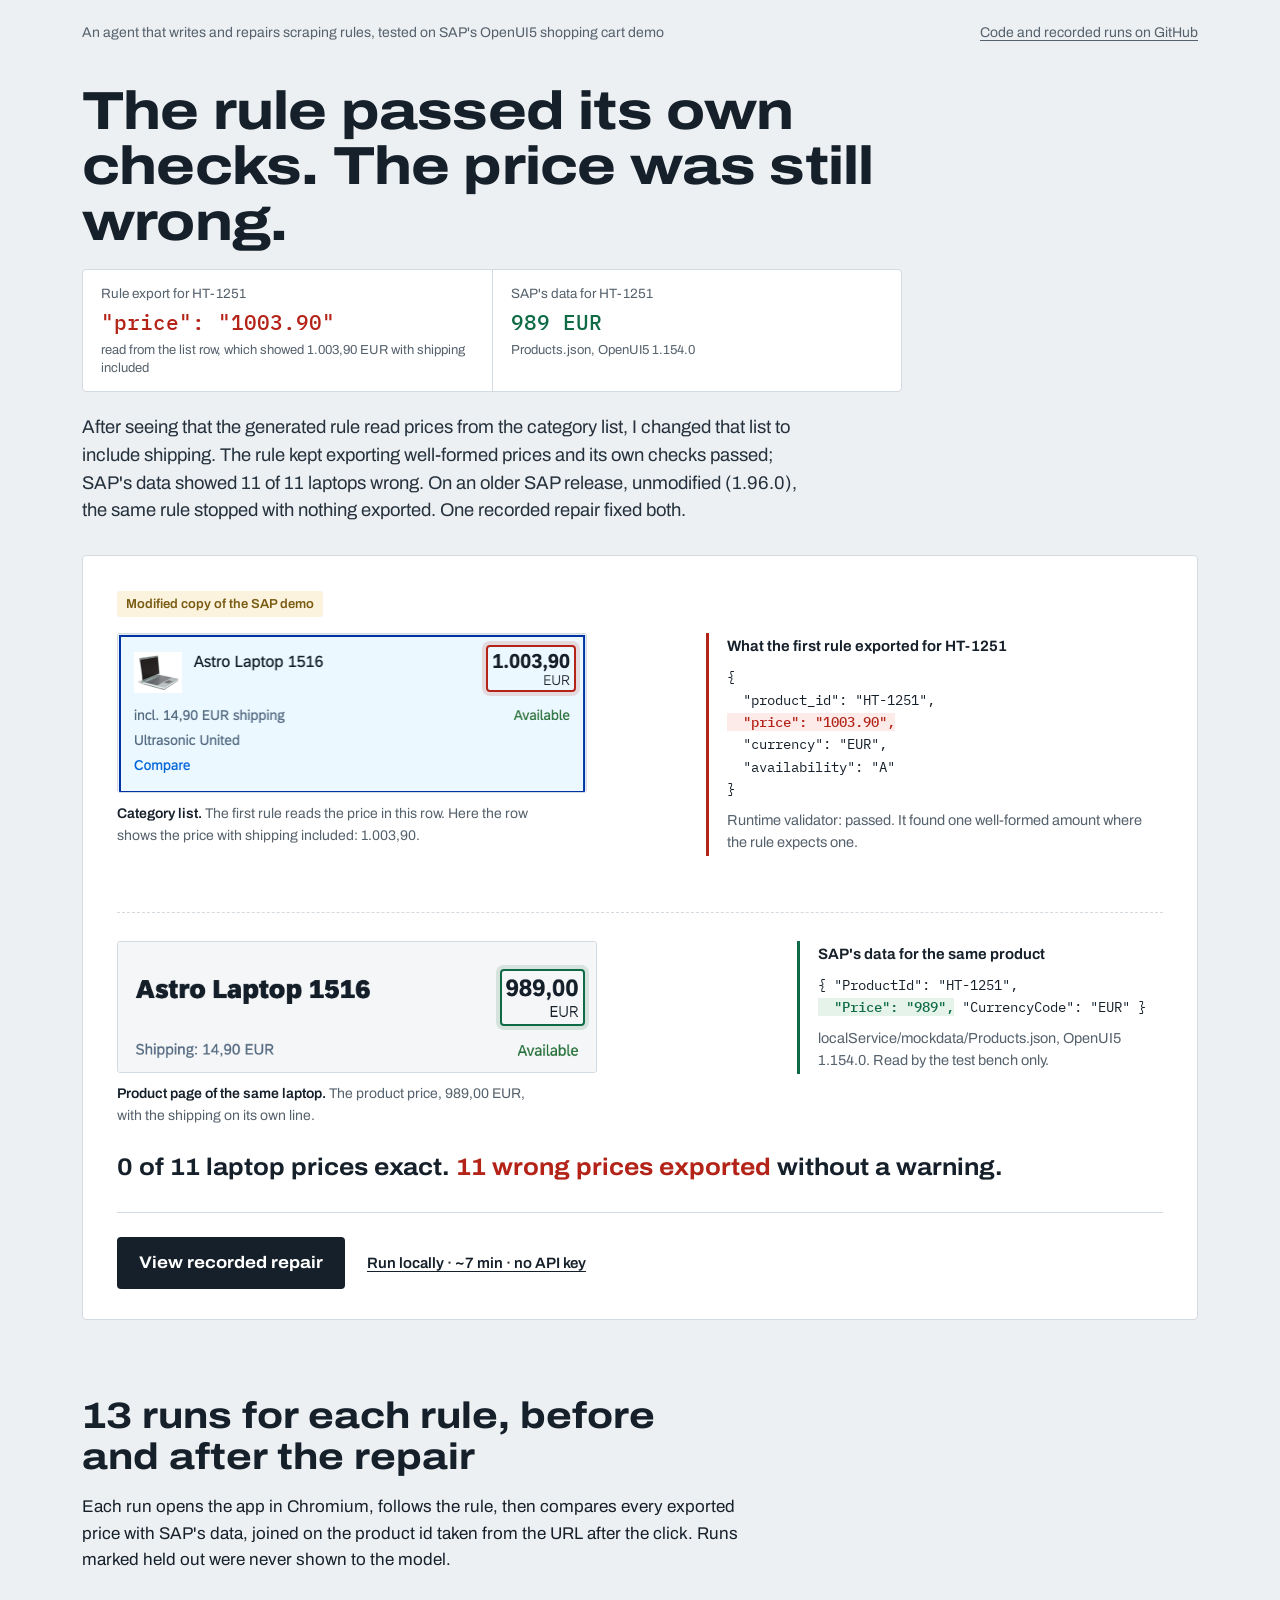
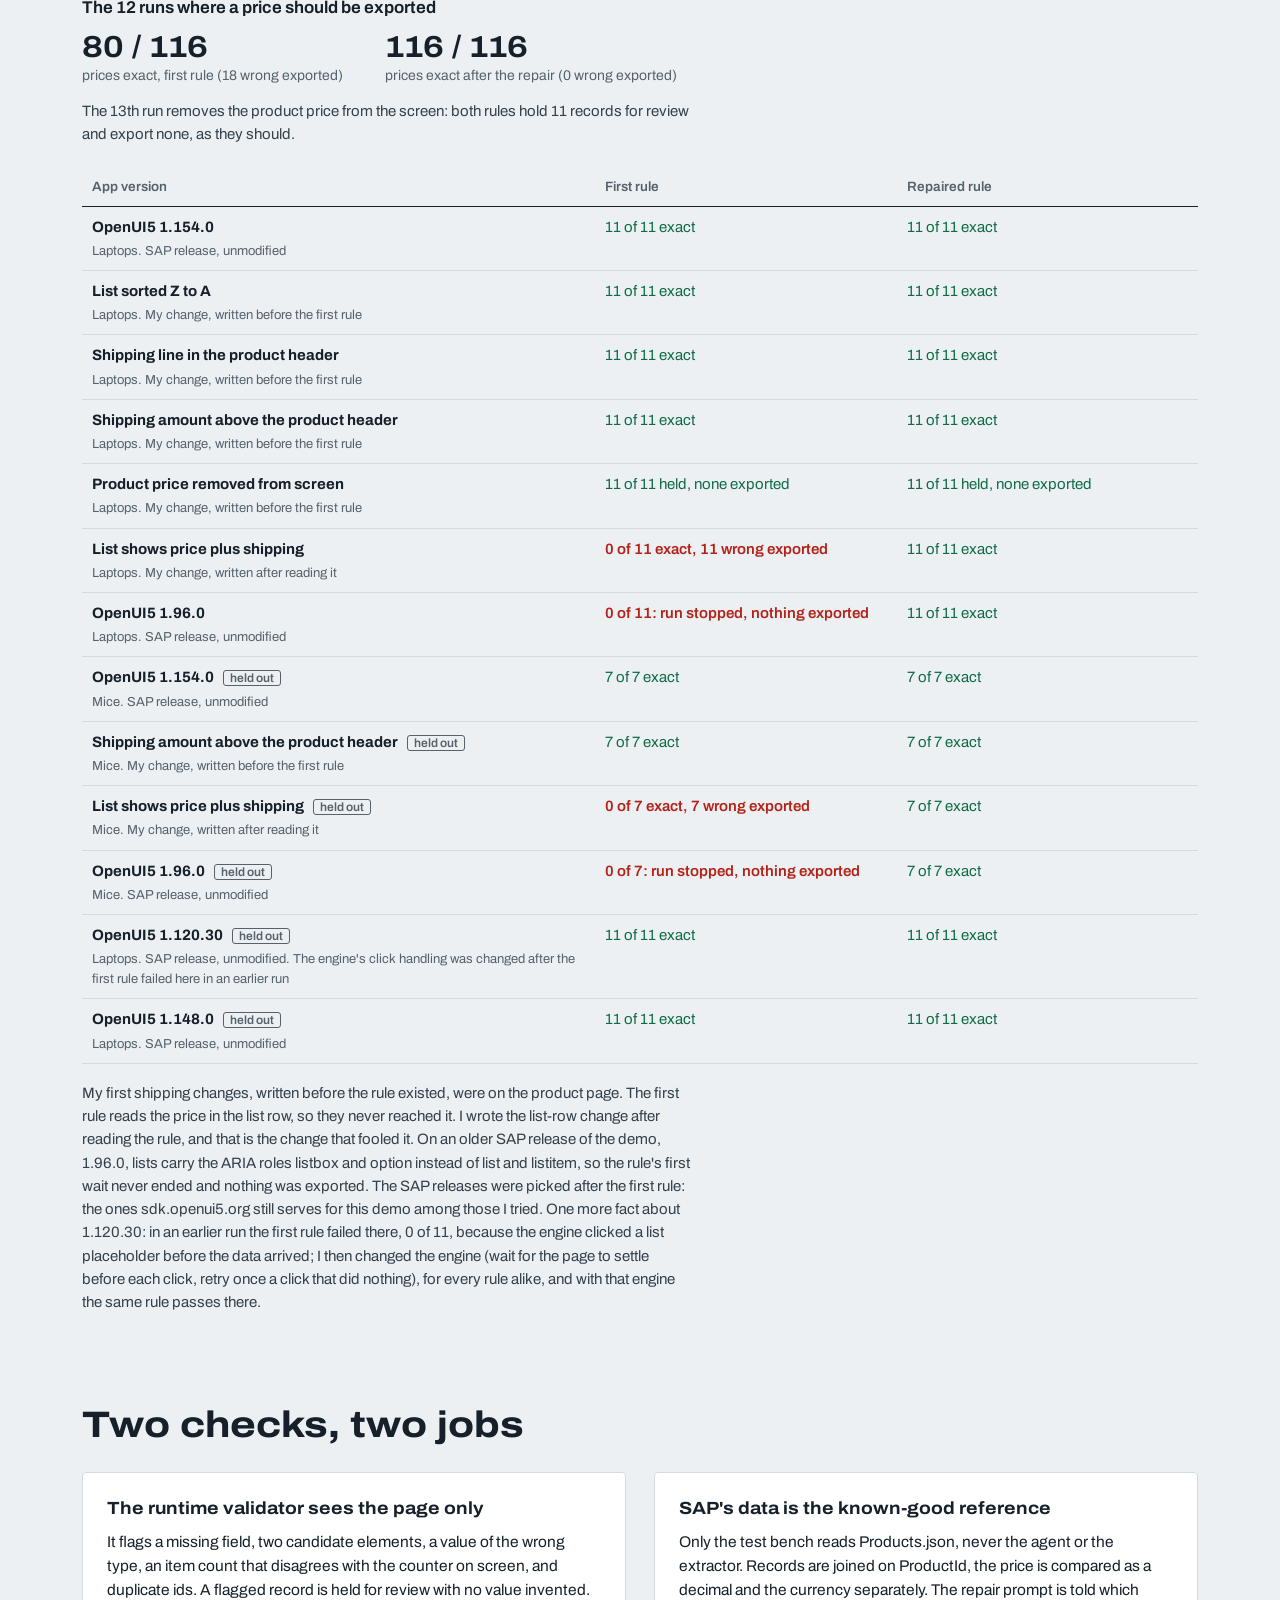
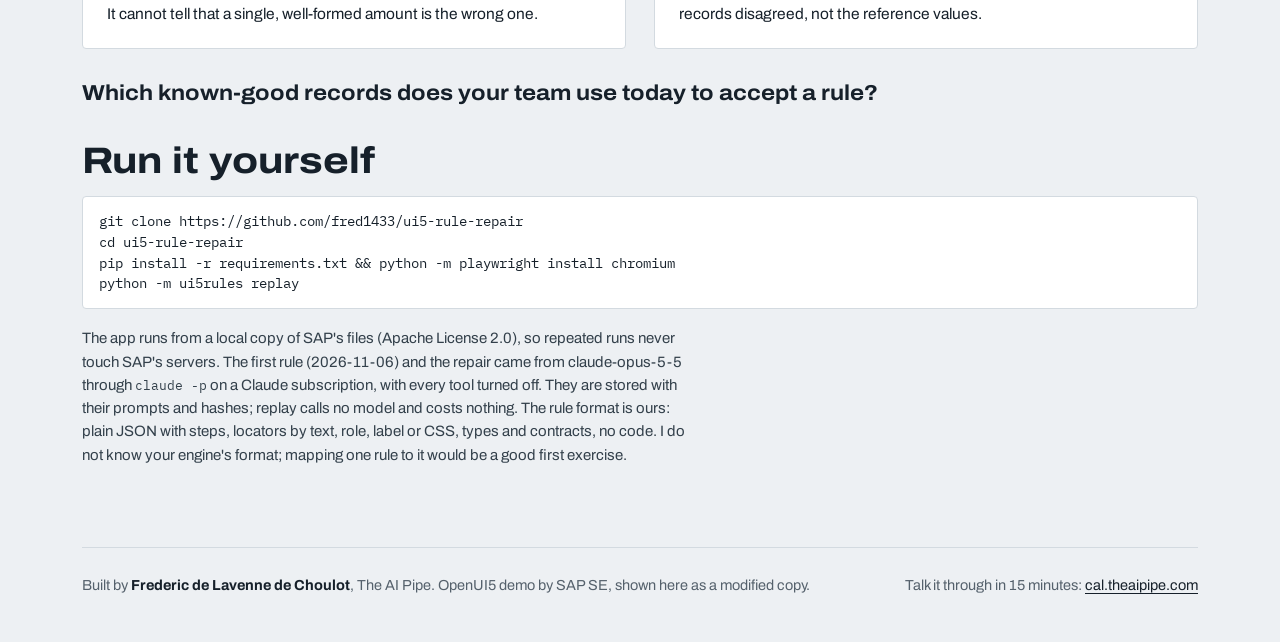
<file: site/index.html>
<!DOCTYPE html>
<html lang="en">
<head>
<meta charset="utf-8">
<meta name="viewport" content="width=device-width, initial-scale=1">
<meta name="robots" content="noindex, nofollow">
<title>A generated scraping rule, checked against SAP's data</title>
<link rel="icon" href="favicon.svg" type="image/svg+xml">
<link rel="icon" href="favicon.png" type="image/png">
<link rel="preconnect" href="https://fonts.googleapis.com">
<link rel="preconnect" href="https://fonts.gstatic.com" crossorigin>
<link href="https://fonts.googleapis.com/css2?family=Archivo:wdth,wght@62..125,400..800&family=IBM+Plex+Mono:wght@400;500&display=swap" rel="stylesheet">
<style>
:root{
  --paper:#EDF0F3; --sheet:#FFFFFF; --ink:#16202A; --graphite:#55616C; --hair:#D3DAE0;
  --wrong:#B42318; --wrong-wash:#FCEBE9; --right:#0F6B45; --right-wash:#E5F3EB; --held:#7A5B12; --held-wash:#FBF3DE;
  --sans:"Archivo",system-ui,sans-serif; --mono:"IBM Plex Mono",ui-monospace,monospace;
}
*{box-sizing:border-box}
html{background:var(--paper)}
body{margin:0;color:var(--ink);font-family:var(--sans);font-size:17px;line-height:1.55;font-stretch:100%}
a{color:var(--ink);text-decoration-thickness:1px;text-underline-offset:3px}
a:focus-visible,button:focus-visible{outline:3px solid #2F6FEB;outline-offset:3px}
.wrap{max-width:1180px;margin:0 auto;padding:0 32px}
.strip{display:flex;justify-content:space-between;gap:16px;padding:22px 0 0;font-size:14px;color:var(--graphite)}
.strip a{color:var(--graphite)}
h1{font-stretch:118%;font-weight:760;font-size:clamp(1.85rem,4.2vw,3.35rem);line-height:1.04;letter-spacing:-.015em;margin:40px 0 18px;max-width:21ch}
.vs{display:grid;grid-template-columns:1fr 1fr;gap:0;max-width:820px;margin:0 0 22px;border:1px solid var(--hair);border-radius:4px;background:var(--sheet)}
.vs > div{padding:14px 18px}
.vs > div + div{border-left:1px solid var(--hair)}
.vs .k{display:block;font-size:13.5px;color:var(--graphite)}
.vs .v{display:block;font-family:var(--mono);font-size:1.3rem;font-weight:500;margin:2px 0}
.vs-bad .v{color:var(--wrong)}
.vs-good .v{color:var(--right)}
.vs .s{display:block;font-size:13px;color:var(--graphite);line-height:1.4}
.lede{font-size:1.15rem;line-height:1.5;max-width:66ch;margin:0 0 30px;color:#25313C}
.lede strong{font-weight:650}

/* the exhibit */
.exhibit{background:var(--sheet);border:1px solid var(--hair);border-radius:4px;padding:34px 34px 30px;position:relative}
.ex-grid{display:grid;grid-template-columns:minmax(0,1.2fr) minmax(0,1fr);gap:40px;align-items:start}
.ex-grid.second{grid-template-columns:minmax(0,1.75fr) minmax(0,1fr);margin-top:30px;padding-top:28px;border-top:1px dashed var(--hair)}
.verdict{margin-top:26px!important}
.caption{font-size:14px;color:var(--graphite);margin:10px 0 0;max-width:52ch}
.caption b{color:var(--ink);font-weight:600}
.copy-note{display:inline-block;font-size:13px;font-weight:600;color:var(--held);background:var(--held-wash);padding:3px 9px;border-radius:3px;margin:0 0 16px}
.shot{position:relative;border:1px solid var(--hair);border-radius:3px;overflow:hidden;background:#F5F6F7}
.shot img{display:block;width:100%;height:auto}
.box{position:absolute;border:2.5px solid;border-radius:4px;pointer-events:none}
.box.read{border-color:var(--wrong);box-shadow:0 0 0 4px rgba(180,35,24,.14)}
.box.truth{border-color:var(--right);box-shadow:0 0 0 4px rgba(15,107,69,.14)}
.shot.row{max-width:470px}
.shot.hdr{max-width:480px}
.flag{position:absolute;font-size:12.5px;font-weight:650;padding:2px 8px;border-radius:3px;white-space:nowrap;color:#fff}
.flag.read{background:var(--wrong)}
.flag.truth{background:var(--right)}

.rec{border-left:3px solid var(--hair);padding:2px 0 2px 18px;margin:0 0 26px}
.rec h2{font-size:15px;font-weight:650;margin:0 0 8px;letter-spacing:0}
.rec pre{font-family:var(--mono);font-size:14px;line-height:1.6;margin:0;white-space:pre-wrap}
.rec.bad{border-color:var(--wrong)}
.rec.good{border-color:var(--right)}
.hl-bad{background:var(--wrong-wash);color:var(--wrong);font-weight:500}
.hl-good{background:var(--right-wash);color:var(--right);font-weight:500}
.rec p{margin:8px 0 0;font-size:14.5px;color:var(--graphite)}
.verdict{font-stretch:108%;font-size:1.5rem;line-height:1.25;font-weight:700;margin:4px 0 0}
.verdict .n{color:var(--wrong)}
.act{display:flex;gap:22px;align-items:center;flex-wrap:wrap;margin-top:30px;padding-top:24px;border-top:1px solid var(--hair)}
button.replay{font:inherit;font-stretch:110%;font-weight:700;font-size:1.05rem;background:var(--ink);color:#fff;border:0;border-radius:4px;padding:13px 22px;cursor:pointer}
button.replay:hover{background:#26333F}
button.replay[aria-expanded=true]{background:var(--right)}
.runlink{font-weight:600;font-size:15px}
.gist{margin:22px 0 4px;padding:16px 20px;background:#F7F8FA;border:1px solid var(--hair);border-radius:4px;display:flex;flex-wrap:wrap;gap:10px 36px;align-items:baseline}
.gist code{font-family:var(--mono);font-size:1.15rem;font-weight:500}
.gist .sc{font-stretch:110%;font-weight:700;font-size:1.3rem}
.gist .sc .a{color:var(--wrong)}
.gist .sc .b{color:var(--right)}
.gist .l{display:block;font-size:13px;color:var(--graphite);font-weight:400;font-stretch:100%}
details.full summary{cursor:pointer;font-weight:600;font-size:14.5px;margin-top:8px}
.why{max-width:72ch}

/* replay */
#replay{margin-top:8px}
#replay[hidden]{display:none}
.round-h{font-size:14px;color:var(--graphite);margin:28px 0 6px}
.steps{list-style:none;counter-reset:s;margin:0;padding:0}
.step{counter-increment:s;position:relative;padding:18px 0 18px 54px;border-top:1px solid var(--hair)}
.step::before{content:counter(s);position:absolute;left:0;top:16px;width:34px;height:34px;border-radius:50%;border:1.5px solid var(--ink);display:grid;place-items:center;font-weight:700;font-stretch:110%}
.step h3{font-size:1.15rem;font-stretch:110%;margin:4px 0 6px}
.step p{margin:0 0 8px;max-width:70ch}
.fails{margin:6px 0 10px;padding-left:20px}
.fails li{margin:3px 0}
.hash{font-size:14px;color:var(--graphite)}
.hash code{font-family:var(--mono);font-size:12.5px;word-break:break-all;color:var(--ink)}
pre.diff{font-family:var(--mono);font-size:13px;line-height:1.55;background:#F7F8FA;border:1px solid var(--hair);border-radius:3px;padding:12px 0;overflow-x:auto;margin:6px 0 0}
pre.diff span{display:block;padding:0 14px;white-space:pre}
.d-del{background:var(--wrong-wash);color:#8A1C12}
.d-add{background:var(--right-wash);color:#0B5536}
.d-ctx{color:#5E6A74}
.d-gap{color:#9AA4AD}
.anim .step{opacity:0;transform:translateY(6px);transition:opacity .35s ease,transform .35s ease}
.anim .step.on{opacity:1;transform:none}
table{border-collapse:collapse;width:100%;font-size:15px}
th{font-weight:600;text-align:left;font-size:13.5px;color:var(--graphite);padding:8px 10px;border-bottom:1.5px solid var(--ink)}
td{padding:9px 10px;border-bottom:1px solid var(--hair);vertical-align:top}
td.num,th.num{text-align:right;font-variant-numeric:tabular-nums;white-space:nowrap}
td.was{color:var(--wrong);text-decoration:line-through;text-decoration-thickness:1px}
.pid{display:block;font-size:12.5px;color:var(--graphite)}
.mark{font-weight:650}
.mark.ok{color:var(--right)}
.mark.bad{color:var(--wrong)}
.tblwrap{overflow-x:auto;max-width:100%}
.step{min-width:0}
.final{font-stretch:108%;font-weight:700;font-size:1.25rem;margin:14px 0 0}
.final .g{color:var(--right)}

section.more{padding:76px 0 0}
section.more h2{font-stretch:115%;font-weight:740;font-size:clamp(1.6rem,3vw,2.3rem);line-height:1.1;margin:0 0 14px;max-width:24ch}
section.more > p,.intro{max-width:68ch}
.board td:nth-child(2),.board td:nth-child(3){width:27%}
.sub{display:block;font-size:13px;color:var(--graphite);margin-top:2px}
.tag{font-size:12px;font-weight:600;border:1px solid var(--graphite);color:var(--graphite);border-radius:3px;padding:0 6px;margin-left:6px;white-space:nowrap}
.c-ok{color:var(--right)}
.c-bad{color:var(--wrong);font-weight:600}
.c-held{color:var(--held)}
.tot-h{font-weight:650;margin:22px 0 0}
.tot-13{font-size:15px;color:#33404B;margin:0 0 22px}
.totals{display:flex;gap:42px;flex-wrap:wrap;margin:8px 0 14px}
.totals div{font-size:14px;color:var(--graphite)}
.totals b{display:block;font-stretch:112%;font-size:1.9rem;line-height:1.15;color:var(--ink)}
.note{font-size:15px;color:#33404B;max-width:72ch;margin-top:18px}
.two{display:grid;grid-template-columns:1fr 1fr;gap:28px;margin:26px 0 30px}
.two > div{background:var(--sheet);border:1px solid var(--hair);border-radius:4px;padding:22px 24px}
.two h3{font-size:1.1rem;font-stretch:110%;margin:0 0 8px}
.two p{margin:0;font-size:15.5px}
.ask{font-stretch:110%;font-weight:700;font-size:1.35rem;line-height:1.3;max-width:40ch;margin:10px 0 34px}
.note code{font-family:var(--mono);font-size:.88em}
.cmd{font-family:var(--mono);font-size:13.5px;background:var(--sheet);border:1px solid var(--hair);border-radius:4px;padding:14px 16px;overflow-x:auto;white-space:pre;margin:10px 0 14px}
.refused{color:var(--wrong);font-weight:600}
footer{margin:80px 0 0;padding:26px 0 46px;border-top:1px solid var(--hair);display:flex;justify-content:space-between;gap:20px;flex-wrap:wrap;font-size:14.5px;color:var(--graphite)}
footer strong{color:var(--ink)}
@media (max-width:860px){
  .wrap{padding:0 18px}
  .exhibit{padding:22px 18px}
  .ex-grid,.ex-grid.second,.two{grid-template-columns:1fr;gap:26px}
  h1{margin-top:36px}
  .step{padding-left:46px}
  .strip{flex-direction:column;gap:4px}
  .board td:nth-child(2),.board td:nth-child(3){width:auto}
}
@media (max-width:560px){td,th{padding:8px 5px;font-size:13.5px}.pid{font-size:11.5px}.step{padding-left:0}.step::before{position:static;margin-bottom:8px}#replay .was,#replay .was-h{display:none}.vs{grid-template-columns:1fr}.vs > div + div{border-left:0;border-top:1px solid var(--hair)}.vs .v{font-size:1.1rem}.vs > div{padding:10px 14px}pre.diff span{white-space:pre-wrap;word-break:break-all}.lede{font-size:1.02rem}h1{margin-top:22px}}
@media (prefers-reduced-motion:reduce){.anim .step{transition:none}}
</style>
</head>
<body>
<div class="wrap">
  <div class="strip">
    <span>An agent that writes and repairs scraping rules, tested on SAP's OpenUI5 shopping cart demo</span>
    <a href="https://github.com/fred1433/ui5-rule-repair">Code and recorded runs on GitHub</a>
  </div>

  <h1>The rule passed its own checks. The price was still wrong.</h1>
  <div class="vs">
    <div class="vs-bad"><span class="k">Rule export for HT-1251</span><span class="v">"price": "1003.90"</span><span class="s">read from the list row, which showed 1.003,90 EUR with shipping included</span></div>
    <div class="vs-good"><span class="k">SAP's data for HT-1251</span><span class="v">989 EUR</span><span class="s">Products.json, OpenUI5 1.154.0</span></div>
  </div>
  <p class="lede">After seeing that the generated rule read prices from the category list, I changed that list to include shipping. The rule kept exporting well-formed prices and its own checks passed; SAP's data showed 11 of 11 laptops wrong. On an older SAP release, unmodified (1.96.0), the same rule stopped with nothing exported. One recorded repair fixed both.</p>

  <div class="exhibit" id="exhibit">
    <span class="copy-note">Modified copy of the SAP demo</span>
    <div class="ex-grid">
      <div>
        <div class="shot row" style="aspect-ratio:469/160">
          <img src="img/row.png" alt="List row of the modified demo: Astro Laptop 1516, 1.003,90 EUR, incl. 14,90 EUR shipping, Available" width="469" height="160">
          <span class="box read" style="left:calc(79.98% - 6px);top:calc(10.00% - 5px);width:calc(16.61% + 12px);height:calc(23.75% + 10px)"></span>
        </div>
        <p class="caption"><b>Category list.</b> The first rule reads the price in this row. Here the row shows the price with shipping included: 1.003,90.</p>
      </div>
      <div class="rec bad">
        <h2>What the first rule exported for HT-1251</h2>
<pre>{
  "product_id": "HT-1251",
<span class="hl-bad">  "price": "1003.90",</span>
  "currency": "EUR",
  "availability": "A"
}</pre>
        <p>Runtime validator: passed. It found one well-formed amount where the rule expects one.</p>
      </div>
    </div>
    <div class="ex-grid second">
      <div>
        <div class="shot hdr" style="aspect-ratio:440/121.3125">
          <img src="img/header.png" alt="Product page of the same laptop: price 989,00 EUR, Shipping: 14,90 EUR" width="440" height="121.3125">
          <span class="box truth" style="left:calc(81.07% - 6px);top:calc(24.73% - 5px);width:calc(15.30% + 12px);height:calc(36.27% + 10px)"></span>
        </div>
        <p class="caption"><b>Product page of the same laptop.</b> The product price, 989,00 EUR, with the shipping on its own line.</p>
      </div>
      <div class="rec good">
        <h2>SAP's data for the same product</h2>
<pre>{ "ProductId": "HT-1251",
<span class="hl-good">  "Price": "989",</span> "CurrencyCode": "EUR" }</pre>
        <p>localService/mockdata/Products.json, OpenUI5 1.154.0. Read by the test bench only.</p>
      </div>
    </div>
    <p class="verdict">0 of 11 laptop prices exact. <span class="n">11 wrong prices exported</span> without a warning.</p>
    <div class="act">
      <button class="replay" id="replayBtn" aria-expanded="false" aria-controls="replay">View recorded repair</button>
      <a class="runlink" href="#run">Run locally · ~7 min · no API key</a>
    </div>
    <div id="replay" hidden>
      <div class="gist"><div><span class="l">What the repair changed</span><code>price.from: item → detail</code></div><div class="sc"><span class="l">Laptops, list showing price plus shipping</span><span class="a">0/11</span> → <span class="b">11/11</span> prices exact</div></div>
      
      <div class="round">
        <p class="round-h">Repair 1, recorded 2026-11-06</p>
        <ol class="steps">
          <li class="step">
            <h3>Failure report</h3>
            <p>Built from the runs the model may see (7 of the 13 scenarios). It holds what the page showed and which records disagreed with SAP's data, never SAP's prices.</p>
            <ul class="fails"><li><strong>List shows price plus shipping</strong>: 11 of 11 records exported with a wrong value; runtime validator status: pass</li><li><strong>OpenUI5 1.96.0</strong>: run stopped: navigation (timeout waiting for {&#x27;css&#x27;: &#x27;#container-cart---homeView--categoryList ul[role=list]&#x27;})</li></ul>
            <p class="hash">SHA-256 <code>d313e95644b858e03bdf9ffae28b04d26e74b2567e034c69647b2eaa2df021ae</code><br>Replay rebuilds this report from a fresh run and refuses the recorded repair if one character differs.</p>
          </li>
          <li class="step">
            <h3>What the repair changed in the rule</h3>
            <p class="why">Two changes. The rule now reads price, currency and availability on the product page instead of the list row. And it finds list items by their UI5 CSS class (<code>li.sapMLIB</code>) instead of the ARIA role <code>listitem</code>, which 1.96.0 does not use; that holds on the four releases tested but ties the rule to UI5's internal class names.</p>
            <details class="full"><summary>Full diff of the rule (19 lines changed)</summary><pre class="diff"><span class="d-ctx">        &quot;target&quot;: {</span><span class="d-del">-         &quot;css&quot;: &quot;#container-cart---homeView--categoryList ul[role=list]&quot;</span><span class="d-add">+         &quot;css&quot;: &quot;#container-cart---homeView--categoryList li.sapMLIB&quot;,</span><span class="d-add">+         &quot;pick&quot;: &quot;first&quot;</span><span class="d-ctx">        }</span><span class="d-gap">  ...</span><span class="d-ctx">          &quot;within&quot;: {</span><span class="d-del">-           &quot;role&quot;: &quot;listitem&quot;,</span><span class="d-add">+           &quot;css&quot;: &quot;li.sapMLIB&quot;,</span><span class="d-ctx">            &quot;has_text&quot;: &quot;{category}&quot;,</span><span class="d-gap">  ...</span><span class="d-ctx">      &quot;detail_ready&quot;: {</span><span class="d-del">-       &quot;css&quot;: &quot;#container-cart---product--page .sapMOHTitle&quot;</span><span class="d-add">+       &quot;css&quot;: &quot;#container-cart---product--page .sapMOHNumberDiv .sapMObjectNumberText&quot;</span><span class="d-ctx">      }</span><span class="d-gap">  ...</span><span class="d-ctx">      &quot;price&quot;: {</span><span class="d-del">-       &quot;from&quot;: &quot;item&quot;,</span><span class="d-add">+       &quot;from&quot;: &quot;detail&quot;,</span><span class="d-ctx">        &quot;locator&quot;: {</span><span class="d-del">-         &quot;css&quot;: &quot;.sapMObjectNumber .sapMObjectNumberText&quot;</span><span class="d-add">+         &quot;css&quot;: &quot;#container-cart---product--page .sapMOHNumberDiv .sapMObjectNumber .sapMObjectNumberText&quot;</span><span class="d-ctx">        },</span><span class="d-gap">  ...</span><span class="d-ctx">      &quot;currency&quot;: {</span><span class="d-del">-       &quot;from&quot;: &quot;item&quot;,</span><span class="d-add">+       &quot;from&quot;: &quot;detail&quot;,</span><span class="d-ctx">        &quot;locator&quot;: {</span><span class="d-del">-         &quot;css&quot;: &quot;.sapMObjectNumber .sapMObjectNumberUnit&quot;</span><span class="d-add">+         &quot;css&quot;: &quot;#container-cart---product--page .sapMOHNumberDiv .sapMObjectNumber .sapMObjectNumberUnit&quot;</span><span class="d-ctx">        },</span><span class="d-gap">  ...</span><span class="d-ctx">      &quot;availability&quot;: {</span><span class="d-del">-       &quot;from&quot;: &quot;item&quot;,</span><span class="d-add">+       &quot;from&quot;: &quot;detail&quot;,</span><span class="d-ctx">        &quot;locator&quot;: {</span><span class="d-del">-         &quot;css&quot;: &quot;.sapMObjStatus .sapMObjStatusText&quot;</span><span class="d-add">+         &quot;css&quot;: &quot;#container-cart---product--page .sapMOHStatus .sapMObjStatus .sapMObjStatusText&quot;</span><span class="d-ctx">        },</span></pre></details>
          </li>
        </ol>
      </div>
      <ol class="steps" start="3" style="counter-reset:s 2">
        <li class="step">
          <h3>New extraction, compared with SAP's data</h3>
          <div class="tblwrap">
          <table>
            <thead><tr><th>Laptop</th><th class="num was-h">First rule</th><th class="num">Repaired rule</th><th class="num">SAP price</th><th></th></tr></thead>
            <tbody>
<tr><td>Notebook Basic 15<span class='pid'>HT-1000</span></td><td class='num was'>970,90</td><td class='num'>956,00</td><td class='num'>956,00</td><td class='mark ok'>match</td></tr>
<tr><td>Notebook Basic 17<span class='pid'>HT-1001</span></td><td class='num was'>1.263,90</td><td class='num'>1.249,00</td><td class='num'>1.249,00</td><td class='mark ok'>match</td></tr>
<tr><td>Notebook Basic 18<span class='pid'>HT-1002</span></td><td class='num was'>1.584,90</td><td class='num'>1.570,00</td><td class='num'>1.570,00</td><td class='mark ok'>match</td></tr>
<tr><td>Notebook Basic 19<span class='pid'>HT-1003</span></td><td class='num was'>1.664,90</td><td class='num'>1.650,00</td><td class='num'>1.650,00</td><td class='mark ok'>match</td></tr>
<tr><td>Notebook Professional 17<span class='pid'>HT-1011</span></td><td class='num was'>2.313,90</td><td class='num'>2.299,00</td><td class='num'>2.299,00</td><td class='mark ok'>match</td></tr>
<tr><td>Astro Laptop 1516<span class='pid'>HT-1251</span></td><td class='num was'>1.003,90</td><td class='num'>989,00</td><td class='num'>989,00</td><td class='mark ok'>match</td></tr>
<tr><td>Benda Laptop 1408<span class='pid'>HT-1253</span></td><td class='num was'>990,90</td><td class='num'>976,00</td><td class='num'>976,00</td><td class='mark ok'>match</td></tr>
<tr><td>ITelO FlexTop I4000<span class='pid'>HT-8000</span></td><td class='num was'>813,90</td><td class='num'>799,00</td><td class='num'>799,00</td><td class='mark ok'>match</td></tr>
<tr><td>ITelO FlexTop I6300c<span class='pid'>HT-8001</span></td><td class='num was'>813,90</td><td class='num'>799,00</td><td class='num'>799,00</td><td class='mark ok'>match</td></tr>
<tr><td>ITelO FlexTop I9100<span class='pid'>HT-8002</span></td><td class='num was'>1.208,90</td><td class='num'>1.199,00</td><td class='num'>1.199,00</td><td class='mark ok'>match</td></tr>
<tr><td>ITelO FlexTop I9800<span class='pid'>HT-8003</span></td><td class='num was'>1.397,90</td><td class='num'>1.388,00</td><td class='num'>1.388,00</td><td class='mark ok'>match</td></tr>
            </tbody>
          </table>
          </div>
          <p class="final"><span class="g">11 of 11 prices exact</span>, 0 wrong exported.</p>
        </li>
      </ol>
    </div>
  </div>

  <section class="more">
    <h2>13 runs for each rule, before and after the repair</h2>
    <p class="intro">Each run opens the app in Chromium, follows the rule, then compares every exported price with SAP's data, joined on the product id taken from the URL after the click. Runs marked held out were never shown to the model.</p>
    <p class="tot-h">The 12 runs where a price should be exported</p>
    <div class="totals">
      <div><b>80 / 116</b>prices exact, first rule (18 wrong exported)</div>
      <div><b>116 / 116</b>prices exact after the repair (0 wrong exported)</div>
    </div>
    <p class="tot-13">The 13th run removes the product price from the screen: both rules hold 11 records for review and export none, as they should.</p>
    
    <div class="tblwrap">
    <table class="board">
      <thead><tr><th>App version</th><th>First rule</th><th>Repaired rule</th></tr></thead>
      <tbody>
<tr><td><strong>OpenUI5 1.154.0</strong><span class='sub'>Laptops. SAP release, unmodified</span></td><td class='c-ok'>11 of 11 exact</td><td class='c-ok'>11 of 11 exact</td></tr>
<tr><td><strong>List sorted Z to A</strong><span class='sub'>Laptops. My change, written before the first rule</span></td><td class='c-ok'>11 of 11 exact</td><td class='c-ok'>11 of 11 exact</td></tr>
<tr><td><strong>Shipping line in the product header</strong><span class='sub'>Laptops. My change, written before the first rule</span></td><td class='c-ok'>11 of 11 exact</td><td class='c-ok'>11 of 11 exact</td></tr>
<tr><td><strong>Shipping amount above the product header</strong><span class='sub'>Laptops. My change, written before the first rule</span></td><td class='c-ok'>11 of 11 exact</td><td class='c-ok'>11 of 11 exact</td></tr>
<tr><td><strong>Product price removed from screen</strong><span class='sub'>Laptops. My change, written before the first rule</span></td><td class='c-ok'>11 of 11 held, none exported</td><td class='c-ok'>11 of 11 held, none exported</td></tr>
<tr><td><strong>List shows price plus shipping</strong><span class='sub'>Laptops. My change, written after reading it</span></td><td class='c-bad'>0 of 11 exact, 11 wrong exported</td><td class='c-ok'>11 of 11 exact</td></tr>
<tr><td><strong>OpenUI5 1.96.0</strong><span class='sub'>Laptops. SAP release, unmodified</span></td><td class='c-bad'>0 of 11: run stopped, nothing exported</td><td class='c-ok'>11 of 11 exact</td></tr>
<tr><td><strong>OpenUI5 1.154.0</strong> <span class='tag'>held out</span><span class='sub'>Mice. SAP release, unmodified</span></td><td class='c-ok'>7 of 7 exact</td><td class='c-ok'>7 of 7 exact</td></tr>
<tr><td><strong>Shipping amount above the product header</strong> <span class='tag'>held out</span><span class='sub'>Mice. My change, written before the first rule</span></td><td class='c-ok'>7 of 7 exact</td><td class='c-ok'>7 of 7 exact</td></tr>
<tr><td><strong>List shows price plus shipping</strong> <span class='tag'>held out</span><span class='sub'>Mice. My change, written after reading it</span></td><td class='c-bad'>0 of 7 exact, 7 wrong exported</td><td class='c-ok'>7 of 7 exact</td></tr>
<tr><td><strong>OpenUI5 1.96.0</strong> <span class='tag'>held out</span><span class='sub'>Mice. SAP release, unmodified</span></td><td class='c-bad'>0 of 7: run stopped, nothing exported</td><td class='c-ok'>7 of 7 exact</td></tr>
<tr><td><strong>OpenUI5 1.120.30</strong> <span class='tag'>held out</span><span class='sub'>Laptops. SAP release, unmodified. The engine&#x27;s click handling was changed after the first rule failed here in an earlier run</span></td><td class='c-ok'>11 of 11 exact</td><td class='c-ok'>11 of 11 exact</td></tr>
<tr><td><strong>OpenUI5 1.148.0</strong> <span class='tag'>held out</span><span class='sub'>Laptops. SAP release, unmodified</span></td><td class='c-ok'>11 of 11 exact</td><td class='c-ok'>11 of 11 exact</td></tr>
      </tbody>
    </table>
    </div>
    <p class="note">My first shipping changes, written before the rule existed, were on the product page. The first rule reads the price in the list row, so they never reached it. I wrote the list-row change after reading the rule, and that is the change that fooled it. On an older SAP release of the demo, 1.96.0, lists carry the ARIA roles listbox and option instead of list and listitem, so the rule's first wait never ended and nothing was exported. The SAP releases were picked after the first rule: the ones sdk.openui5.org still serves for this demo among those I tried. One more fact about 1.120.30: in an earlier run the first rule failed there, 0 of 11, because the engine clicked a list placeholder before the data arrived; I then changed the engine (wait for the page to settle before each click, retry once a click that did nothing), for every rule alike, and with that engine the same rule passes there.</p>
  </section>

  <section class="more">
    <h2>Two checks, two jobs</h2>
    <div class="two">
      <div>
        <h3>The runtime validator sees the page only</h3>
        <p>It flags a missing field, two candidate elements, a value of the wrong type, an item count that disagrees with the counter on screen, and duplicate ids. A flagged record is held for review with no value invented. It cannot tell that a single, well-formed amount is the wrong one.</p>
      </div>
      <div>
        <h3>SAP's data is the known-good reference</h3>
        <p>Only the test bench reads Products.json, never the agent or the extractor. Records are joined on ProductId, the price is compared as a decimal and the currency separately. The repair prompt is told which records disagreed, not the reference values.</p>
      </div>
    </div>
    <p class="ask">Which known-good records does your team use today to accept a rule?</p>

    <h2 id="run">Run it yourself</h2>
    <div class="cmd">git clone https://github.com/fred1433/ui5-rule-repair
cd ui5-rule-repair
pip install -r requirements.txt &amp;&amp; python -m playwright install chromium
python -m ui5rules replay</div>
    <p class="note">The app runs from a local copy of SAP's files (Apache License 2.0), so repeated runs never touch SAP's servers. The first rule (2026-11-06) and the repair came from claude-opus-5-5 through <code>claude -p</code> on a Claude subscription, with every tool turned off. They are stored with their prompts and hashes; replay calls no model and costs nothing. The rule format is ours: plain JSON with steps, locators by text, role, label or CSS, types and contracts, no code. I do not know your engine's format; mapping one rule to it would be a good first exercise.</p>
  </section>

  <footer>
    <span>Built by <strong>Frederic de Lavenne de Choulot</strong>, The AI Pipe. OpenUI5 demo by SAP SE, shown here as a modified copy.</span>
    <span>Talk it through in 15 minutes: <a href="https://cal.theaipipe.com">cal.theaipipe.com</a></span>
  </footer>
</div>
<script>
(function(){
  var b=document.getElementById('replayBtn'), r=document.getElementById('replay');
  var reduce=window.matchMedia('(prefers-reduced-motion: reduce)').matches;
  b.addEventListener('click',function(){
    var open=b.getAttribute('aria-expanded')==='true';
    if(open){r.hidden=true;b.setAttribute('aria-expanded','false');b.textContent='View recorded repair';return;}
    r.hidden=false;b.setAttribute('aria-expanded','true');b.textContent='Hide recorded repair';
    var steps=r.querySelectorAll('.step');
    if(reduce){steps.forEach(function(s){s.classList.add('on')});return;}
    r.classList.add('anim');steps.forEach(function(s){s.classList.remove('on')});
    steps.forEach(function(s,i){setTimeout(function(){s.classList.add('on')},120+i*420)});
    setTimeout(function(){r.scrollIntoView({behavior:'smooth',block:'start'})},60);
  });
})();
</script>
</body>
</html>
</file>
